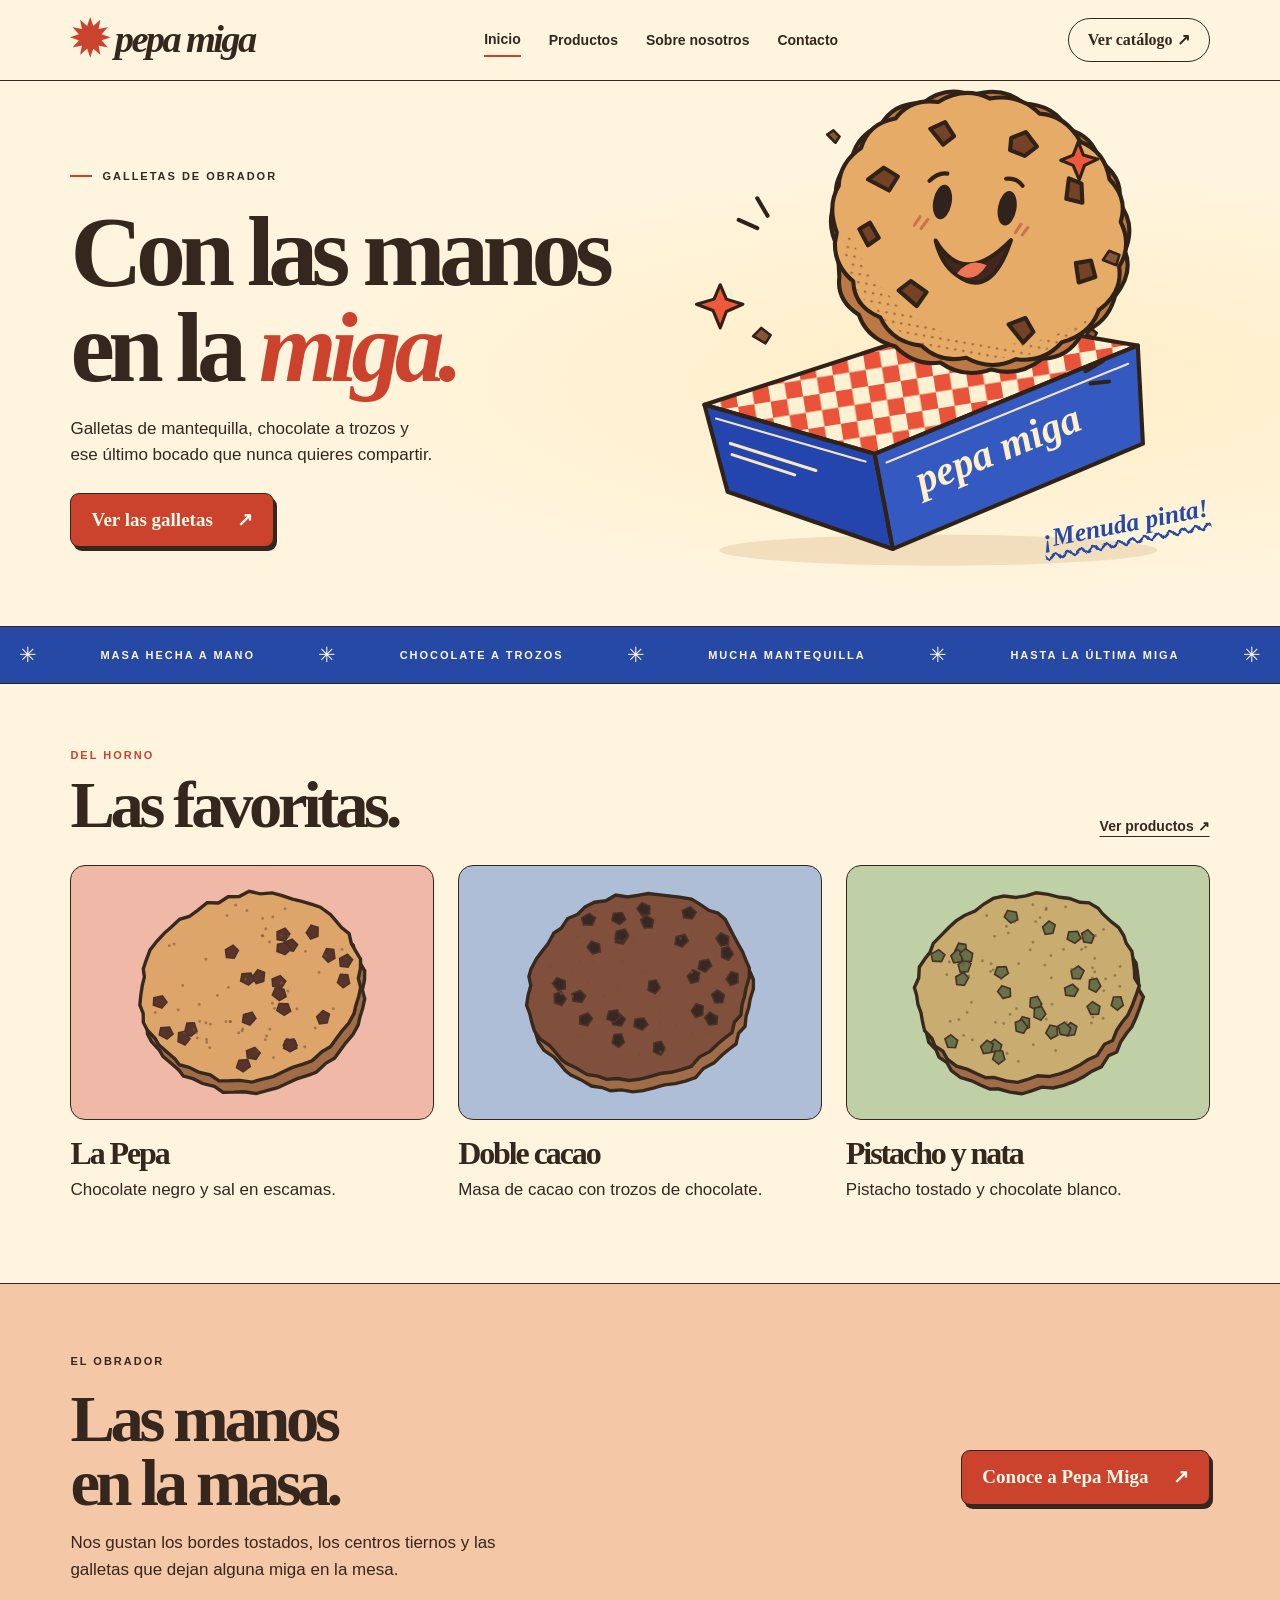
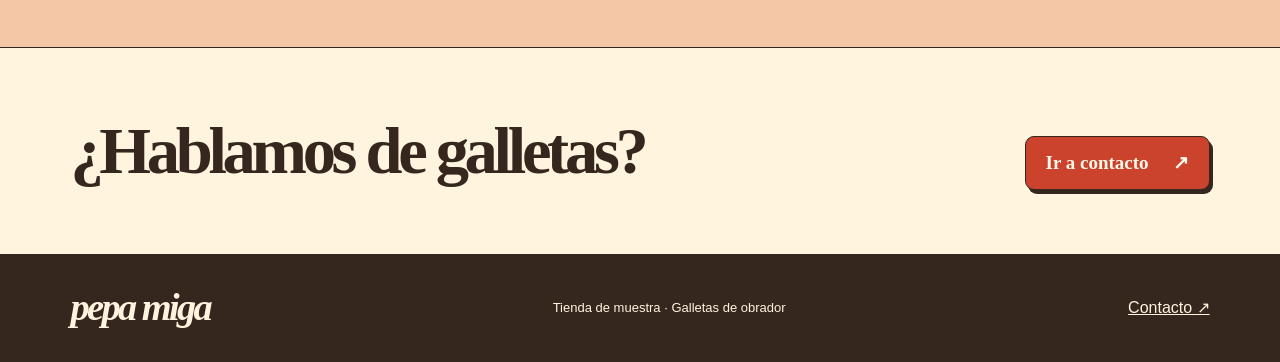
<file: index.html>
<!doctype html><html lang="es"><head><meta charset="utf-8"><meta name="viewport" content="width=device-width,initial-scale=1"><title>Inicio · Pepa Miga</title><link rel="stylesheet" href="style.css"></head><body><header><div class="wrap head"><a class="logo" href="index.html"><span class="mark">✹</span> pepa miga</a><nav aria-label="Principal"><a href="index.html" aria-current="page">Inicio</a><a href="productos.html" >Productos</a><a href="sobre-nosotros.html" >Sobre nosotros</a><a href="contacto.html" >Contacto</a></nav><a class="topbtn" href="productos.html">Ver catálogo ↗</a></div></header><main><section class="hero"><div class="wrap heroGrid"><div class="intro"><small><i></i> GALLETAS DE OBRADOR</small><h1>Con las manos<br>en la <em>miga.</em></h1><p>Galletas de mantequilla, chocolate a trozos y<br class="desk"> ese último bocado que nunca quieres compartir.</p><a class="btn" href="productos.html">Ver las galletas <span>↗</span></a></div><div class="scene"><svg role="img" aria-label="Galleta sonriente sobre una caja azul del obrador" xmlns="http://www.w3.org/2000/svg" viewBox="0 0 620 530"><defs><pattern id="dots" width="8" height="8" patternUnits="userSpaceOnUse"><circle cx="2" cy="2" r="1.2" fill="#aa6338"/></pattern><pattern id="checks" width="32" height="32" patternUnits="userSpaceOnUse"><rect width="32" height="32" fill="#fff2d3"/><path d="M0 0h16v16H0zm16 16h16v16H16z" fill="#e85339"/></pattern></defs><g stroke="#312218" stroke-linejoin="round" stroke-linecap="round">
<ellipse cx="323" cy="456" rx="213" ry="15" fill="#c69d61" opacity=".23" stroke="none"/>
<g transform="rotate(-9 310 300)" stroke-width="4"><path d="m96 281 271-43 154 52-269 64z" fill="url(#checks)"/><path d="m96 281 156 73 3 94-150-80z" fill="#2345ad"/><path d="m252 354 269-64-10 95-256 63z" fill="#345ac2"/><path d="m105 296 137 64m20 4 247-58" fill="none" stroke="#f4e4b8" stroke-width="2"/>
<text x="291" y="400" transform="rotate(-13 291 400)" fill="#fff0cb" stroke="none" font-family="Georgia,serif" font-weight="bold" font-style="italic" font-size="40">pepa miga</text>
<path d="m115 322 78 39m-78-28 57 29" stroke="#f9e8bd" stroke-width="3"/></g>
<g class="cookie" transform="rotate(10 320 220)" stroke-width="4"><path d="M184 235q-16-20-9-46-7-18 8-39 0-24 22-38 8-24 36-28 20-22 46-16 28-15 51-1 30-4 46 17 26 2 36 25 27 12 26 37 20 17 14 45 12 20-2 45-2 27-25 40-8 27-34 32-19 22-47 19-25 14-50 2-23 8-46-8-28-2-40-24-24-10-25-33z" fill="#bc7946"/><path d="M181 222q-14-24-6-45-3-22 15-40 3-25 28-34 11-22 38-23 22-20 49-12 27-10 50 6 25-3 44 20 25 5 34 31 21 15 18 39 15 20 6 43 8 24-12 45-4 25-30 37-14 23-41 24-22 16-48 7-24 10-45-4-29 2-44-20-27-6-32-30-21-12-24-34z" fill="#e5ab67"/>
<path d="M189 216q0 53 54 83t117 15q63-12 84-66-37 50-93 53-98 12-162-85" fill="url(#dots)" stroke="none"/>
<g fill="#754226"><path d="m202 166 13-14 15 6-6 15zM253 107l13-9 11 12-9 10zM332 102l13-8 13 12-10 11-15-3zM394 131l13 3 4 18-16-1zM415 211l14-5 7 15-15 8zM361 281l15-9 10 12-8 12zM250 267l10-11 17 8-7 15zM202 215l9-8 11 13-9 9z"/></g>
<g fill="#30221c" stroke="none"><ellipse cx="277" cy="175" rx="9" ry="17"/><ellipse cx="340" cy="170" rx="9" ry="17"/></g><path d="M277 213q35 41 72-13-9 62-47 42-16-8-25-29z" fill="#41271e"/><path d="M303 241q9-18 27-13-9 21-27 13z" fill="#ec7656" stroke="none"/><path d="M261 157q7-10 16-10m57-5q10-3 17 4" fill="none"/><g stroke="#cc7350" stroke-width="3"><path d="m254 202 4-9m3 11 5-10m86-2 4-9m3 10 4-8"/></g></g>
<g fill="none" stroke-width="4"><path d="m147 143-18-8m28-4-10-17m319 168 17-10m-12 22 18-2"/></g>
<g fill="#ef593b" stroke-width="3"><path d="m111 198 6 14 16 5-16 7-6 16-7-17-16-6 17-5zM459 59l5 13 14 4-13 6-5 14-6-14-12-5 12-5z"/></g><g fill="#885537" stroke-width="2.5"><path d="m143 248 8-8 9 7-5 8zM483 174l6-9 10 4-3 10zM215 52l6-4 6 6-4 6zM467 246l5-5 5 4-3 5z"/></g></g></svg>
<span class="note">¡Menuda pinta!</span></div></div></section><div class="ribbon" aria-hidden="true">✳ <b>MASA HECHA A MANO</b> ✳ <b>CHOCOLATE A TROZOS</b> ✳ <b>MUCHA MANTEQUILLA</b> ✳ <b>HASTA LA ÚLTIMA MIGA</b> ✳</div><section class="wrap shelf"><div class="sectionTop"><div><small>DEL HORNO</small><h2>Las favoritas.</h2></div><a href="productos.html">Ver productos ↗</a></div><div class="grid"><article><div class="art" style="background:#efb8a7"><img src="assets/sabor-0.svg" alt="Galleta La Pepa ilustrada"></div><h3>La Pepa</h3><p>Chocolate negro y sal en escamas.</p></article><article><div class="art" style="background:#afbed7"><img src="assets/sabor-1.svg" alt="Galleta Doble cacao ilustrada"></div><h3>Doble cacao</h3><p>Masa de cacao con trozos de chocolate.</p></article><article><div class="art" style="background:#bfd0a7"><img src="assets/sabor-2.svg" alt="Galleta Pistacho y nata ilustrada"></div><h3>Pistacho y nata</h3><p>Pistacho tostado y chocolate blanco.</p></article></div></section><section class="story"><div class="wrap"><div><small>EL OBRADOR</small><h2>Las manos<br>en la masa.</h2><p>Nos gustan los bordes tostados, los centros tiernos y las galletas que dejan alguna miga en la mesa.</p></div><a class="btn" href="sobre-nosotros.html">Conoce a Pepa Miga <span>↗</span></a></div></section><section class="wrap end"><h2>¿Hablamos de galletas?</h2><a class="btn" href="contacto.html">Ir a contacto <span>↗</span></a></section></main><footer><div class="wrap"><a class="logo" href="index.html">pepa miga</a><span>Tienda de muestra · Galletas de obrador</span><a href="contacto.html">Contacto ↗</a></div></footer><script src="main.js"></script></body></html>
</file>
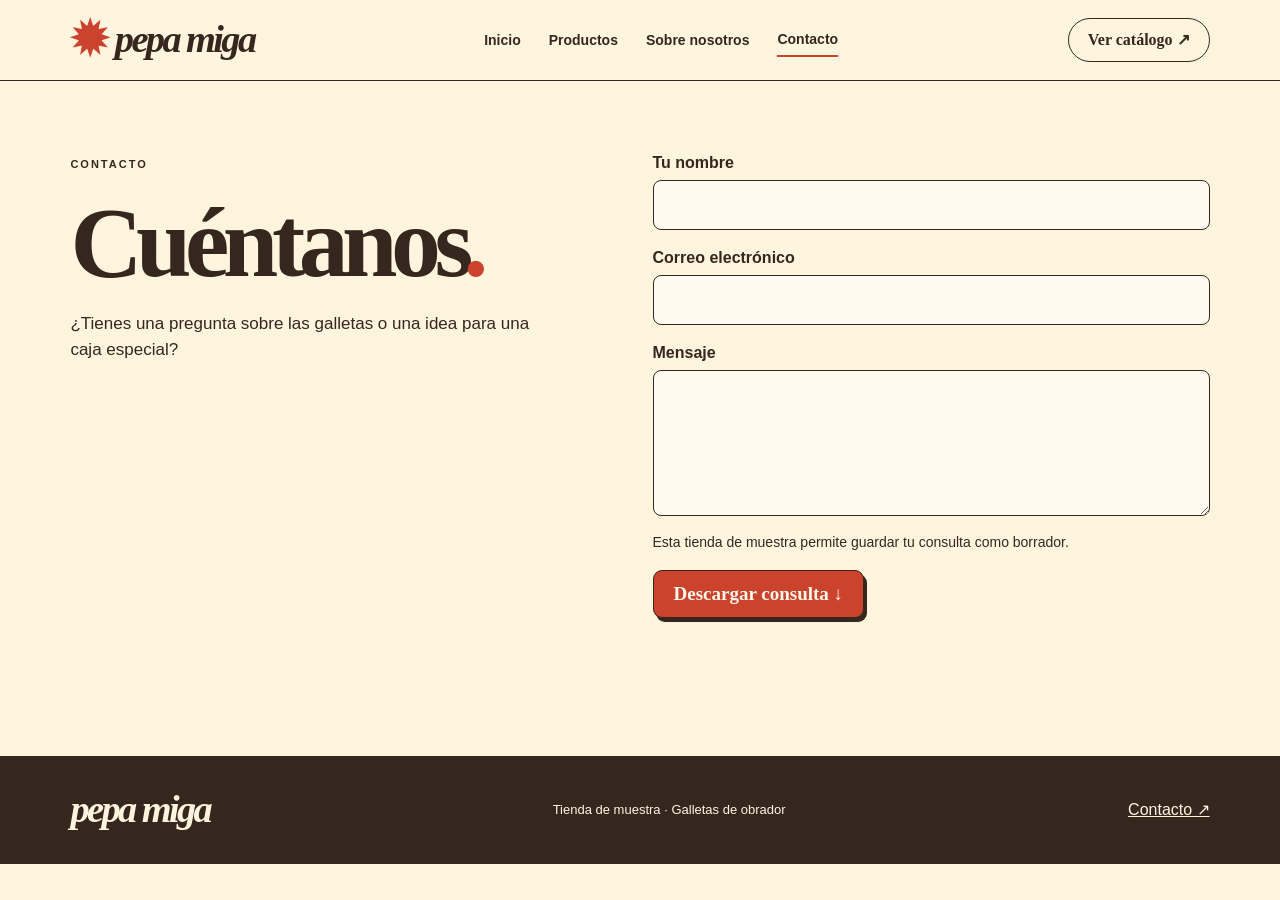
<file: contacto.html>
<!doctype html><html lang="es"><head><meta charset="utf-8"><meta name="viewport" content="width=device-width,initial-scale=1"><title>Contacto · Pepa Miga</title><link rel="stylesheet" href="style.css"></head><body><header><div class="wrap head"><a class="logo" href="index.html"><span class="mark">✹</span> pepa miga</a><nav aria-label="Principal"><a href="index.html" >Inicio</a><a href="productos.html" >Productos</a><a href="sobre-nosotros.html" >Sobre nosotros</a><a href="contacto.html" aria-current="page">Contacto</a></nav><a class="topbtn" href="productos.html">Ver catálogo ↗</a></div></header><main><section class="wrap contact"><div><small>CONTACTO</small><h1>Cuéntanos<em>.</em></h1><p>¿Tienes una pregunta sobre las galletas o una idea para una caja especial?</p></div><form><label>Tu nombre<input required name="nombre" autocomplete="name"></label><label>Correo electrónico<input required type="email" name="correo" autocomplete="email"></label><label>Mensaje<textarea required name="mensaje" rows="5"></textarea></label><p class="hint">Esta tienda de muestra permite guardar tu consulta como borrador.</p><button class="btn">Descargar consulta ↓</button><output aria-live="polite"></output></form></section></main><footer><div class="wrap"><a class="logo" href="index.html">pepa miga</a><span>Tienda de muestra · Galletas de obrador</span><a href="contacto.html">Contacto ↗</a></div></footer><script src="main.js"></script></body></html>
</file>
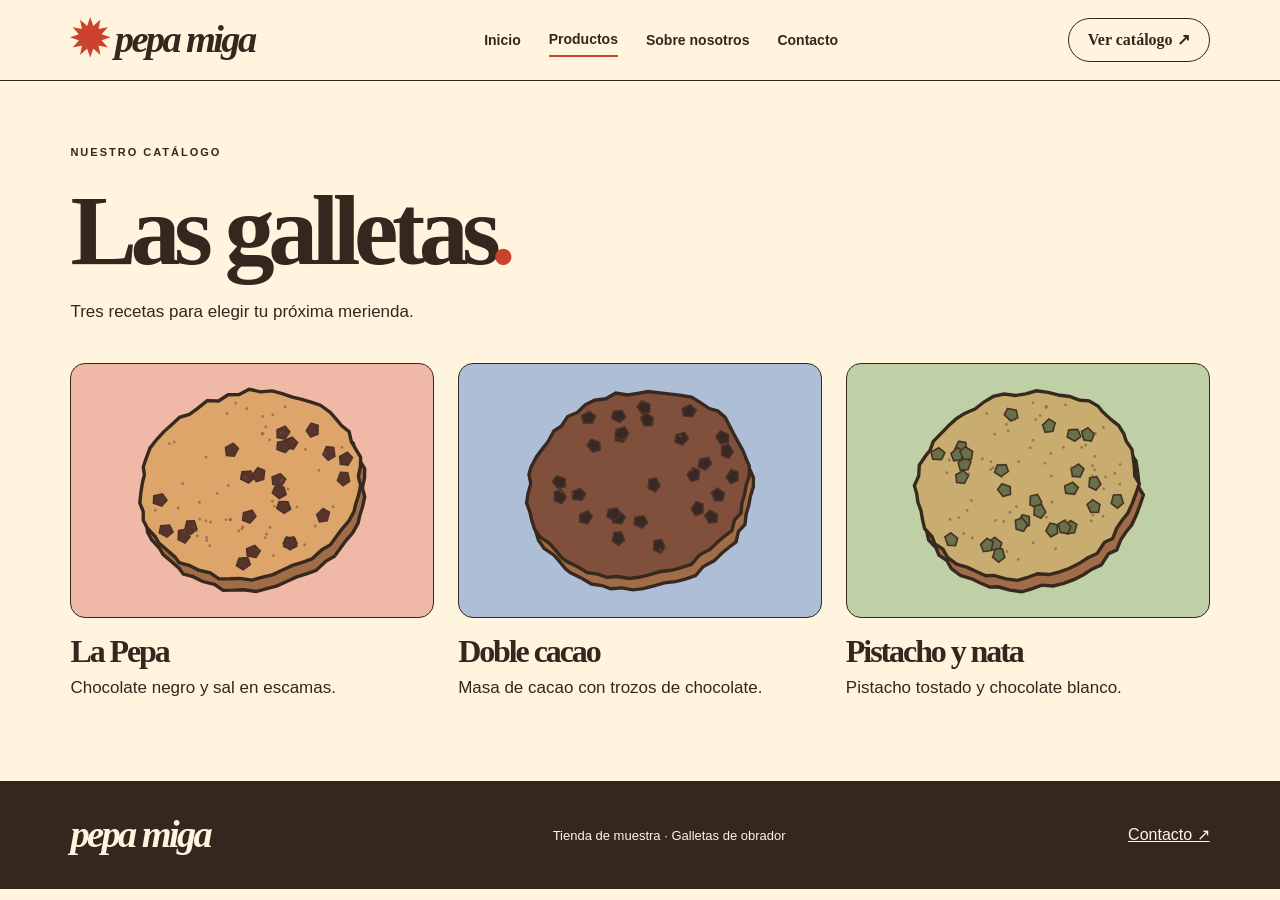
<file: productos.html>
<!doctype html><html lang="es"><head><meta charset="utf-8"><meta name="viewport" content="width=device-width,initial-scale=1"><title>Productos · Pepa Miga</title><link rel="stylesheet" href="style.css"></head><body><header><div class="wrap head"><a class="logo" href="index.html"><span class="mark">✹</span> pepa miga</a><nav aria-label="Principal"><a href="index.html" >Inicio</a><a href="productos.html" aria-current="page">Productos</a><a href="sobre-nosotros.html" >Sobre nosotros</a><a href="contacto.html" >Contacto</a></nav><a class="topbtn" href="productos.html">Ver catálogo ↗</a></div></header><main><section class="wrap inner"><small>NUESTRO CATÁLOGO</small><h1>Las galletas<em>.</em></h1><p>Tres recetas para elegir tu próxima merienda.</p><div class="grid"><article><div class="art" style="background:#efb8a7"><img src="assets/sabor-0.svg" alt="Galleta La Pepa ilustrada"></div><h3>La Pepa</h3><p>Chocolate negro y sal en escamas.</p></article><article><div class="art" style="background:#afbed7"><img src="assets/sabor-1.svg" alt="Galleta Doble cacao ilustrada"></div><h3>Doble cacao</h3><p>Masa de cacao con trozos de chocolate.</p></article><article><div class="art" style="background:#bfd0a7"><img src="assets/sabor-2.svg" alt="Galleta Pistacho y nata ilustrada"></div><h3>Pistacho y nata</h3><p>Pistacho tostado y chocolate blanco.</p></article></div></section></main><footer><div class="wrap"><a class="logo" href="index.html">pepa miga</a><span>Tienda de muestra · Galletas de obrador</span><a href="contacto.html">Contacto ↗</a></div></footer><script src="main.js"></script></body></html>
</file>
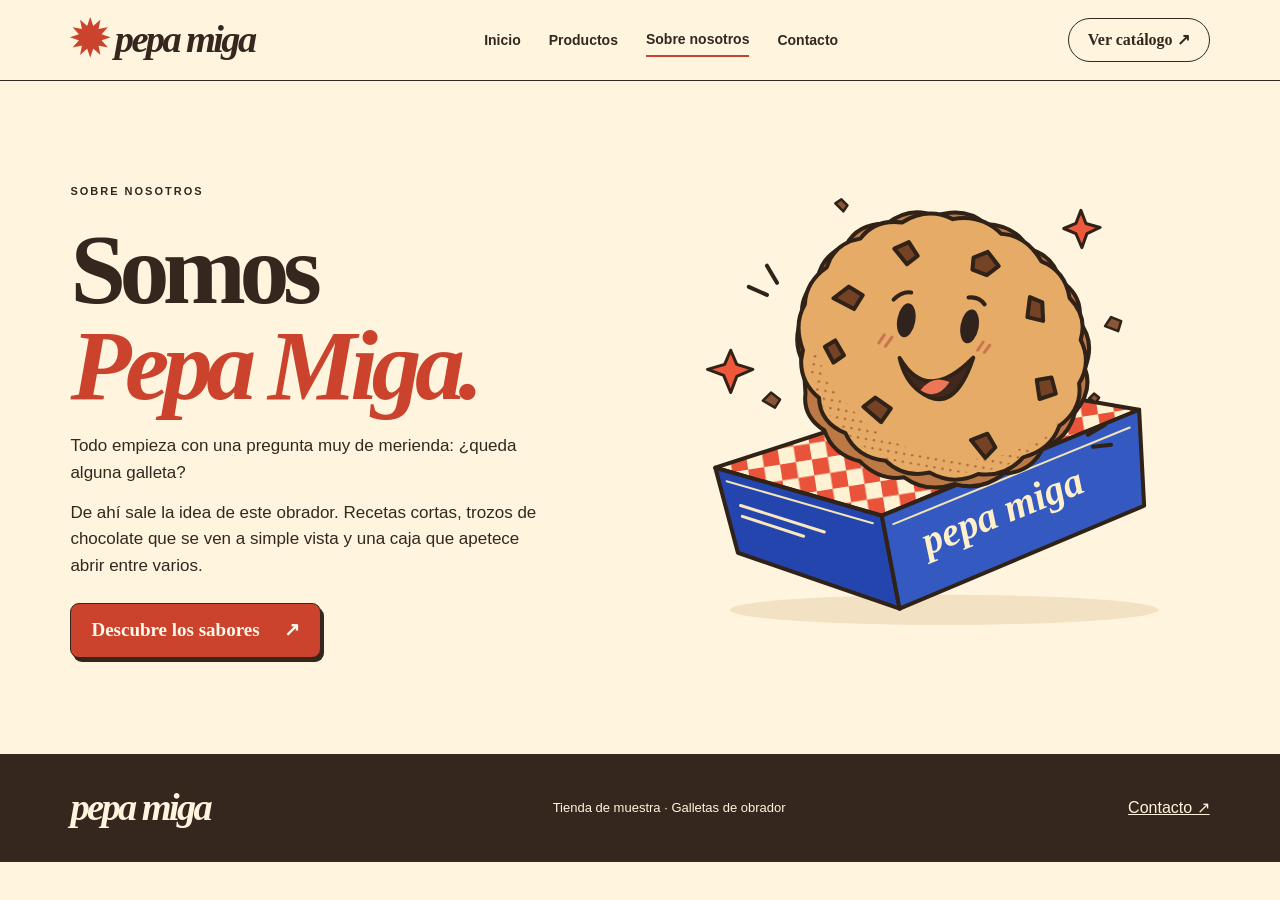
<file: sobre-nosotros.html>
<!doctype html><html lang="es"><head><meta charset="utf-8"><meta name="viewport" content="width=device-width,initial-scale=1"><title>Sobre nosotros · Pepa Miga</title><link rel="stylesheet" href="style.css"></head><body><header><div class="wrap head"><a class="logo" href="index.html"><span class="mark">✹</span> pepa miga</a><nav aria-label="Principal"><a href="index.html" >Inicio</a><a href="productos.html" >Productos</a><a href="sobre-nosotros.html" aria-current="page">Sobre nosotros</a><a href="contacto.html" >Contacto</a></nav><a class="topbtn" href="productos.html">Ver catálogo ↗</a></div></header><main><section class="wrap about"><div><small>SOBRE NOSOTROS</small><h1>Somos<br><em>Pepa Miga.</em></h1><p>Todo empieza con una pregunta muy de merienda: ¿queda alguna galleta?</p><p>De ahí sale la idea de este obrador. Recetas cortas, trozos de chocolate que se ven a simple vista y una caja que apetece abrir entre varios.</p><a class="btn" href="productos.html">Descubre los sabores <span>↗</span></a></div><div class="scene"><svg role="img" aria-label="Galleta sonriente sobre una caja azul del obrador" xmlns="http://www.w3.org/2000/svg" viewBox="0 0 620 530"><defs><pattern id="dots" width="8" height="8" patternUnits="userSpaceOnUse"><circle cx="2" cy="2" r="1.2" fill="#aa6338"/></pattern><pattern id="checks" width="32" height="32" patternUnits="userSpaceOnUse"><rect width="32" height="32" fill="#fff2d3"/><path d="M0 0h16v16H0zm16 16h16v16H16z" fill="#e85339"/></pattern></defs><g stroke="#312218" stroke-linejoin="round" stroke-linecap="round">
<ellipse cx="323" cy="456" rx="213" ry="15" fill="#c69d61" opacity=".23" stroke="none"/>
<g transform="rotate(-9 310 300)" stroke-width="4"><path d="m96 281 271-43 154 52-269 64z" fill="url(#checks)"/><path d="m96 281 156 73 3 94-150-80z" fill="#2345ad"/><path d="m252 354 269-64-10 95-256 63z" fill="#345ac2"/><path d="m105 296 137 64m20 4 247-58" fill="none" stroke="#f4e4b8" stroke-width="2"/>
<text x="291" y="400" transform="rotate(-13 291 400)" fill="#fff0cb" stroke="none" font-family="Georgia,serif" font-weight="bold" font-style="italic" font-size="40">pepa miga</text>
<path d="m115 322 78 39m-78-28 57 29" stroke="#f9e8bd" stroke-width="3"/></g>
<g class="cookie" transform="rotate(10 320 220)" stroke-width="4"><path d="M184 235q-16-20-9-46-7-18 8-39 0-24 22-38 8-24 36-28 20-22 46-16 28-15 51-1 30-4 46 17 26 2 36 25 27 12 26 37 20 17 14 45 12 20-2 45-2 27-25 40-8 27-34 32-19 22-47 19-25 14-50 2-23 8-46-8-28-2-40-24-24-10-25-33z" fill="#bc7946"/><path d="M181 222q-14-24-6-45-3-22 15-40 3-25 28-34 11-22 38-23 22-20 49-12 27-10 50 6 25-3 44 20 25 5 34 31 21 15 18 39 15 20 6 43 8 24-12 45-4 25-30 37-14 23-41 24-22 16-48 7-24 10-45-4-29 2-44-20-27-6-32-30-21-12-24-34z" fill="#e5ab67"/>
<path d="M189 216q0 53 54 83t117 15q63-12 84-66-37 50-93 53-98 12-162-85" fill="url(#dots)" stroke="none"/>
<g fill="#754226"><path d="m202 166 13-14 15 6-6 15zM253 107l13-9 11 12-9 10zM332 102l13-8 13 12-10 11-15-3zM394 131l13 3 4 18-16-1zM415 211l14-5 7 15-15 8zM361 281l15-9 10 12-8 12zM250 267l10-11 17 8-7 15zM202 215l9-8 11 13-9 9z"/></g>
<g fill="#30221c" stroke="none"><ellipse cx="277" cy="175" rx="9" ry="17"/><ellipse cx="340" cy="170" rx="9" ry="17"/></g><path d="M277 213q35 41 72-13-9 62-47 42-16-8-25-29z" fill="#41271e"/><path d="M303 241q9-18 27-13-9 21-27 13z" fill="#ec7656" stroke="none"/><path d="M261 157q7-10 16-10m57-5q10-3 17 4" fill="none"/><g stroke="#cc7350" stroke-width="3"><path d="m254 202 4-9m3 11 5-10m86-2 4-9m3 10 4-8"/></g></g>
<g fill="none" stroke-width="4"><path d="m147 143-18-8m28-4-10-17m319 168 17-10m-12 22 18-2"/></g>
<g fill="#ef593b" stroke-width="3"><path d="m111 198 6 14 16 5-16 7-6 16-7-17-16-6 17-5zM459 59l5 13 14 4-13 6-5 14-6-14-12-5 12-5z"/></g><g fill="#885537" stroke-width="2.5"><path d="m143 248 8-8 9 7-5 8zM483 174l6-9 10 4-3 10zM215 52l6-4 6 6-4 6zM467 246l5-5 5 4-3 5z"/></g></g></svg>
</div></section></main><footer><div class="wrap"><a class="logo" href="index.html">pepa miga</a><span>Tienda de muestra · Galletas de obrador</span><a href="contacto.html">Contacto ↗</a></div></footer><script src="main.js"></script></body></html>
</file>
<file: style.css>
:root{--paper:#fff5df;--ink:#35261e;--red:#cb422d;--blue:#2549a5}*{box-sizing:border-box}body{margin:0;background:var(--paper);color:var(--ink);font:16px/1.5 Arial,sans-serif}a{color:inherit}a:focus-visible,button:focus-visible,input:focus-visible,textarea:focus-visible{outline:3px solid var(--blue);outline-offset:4px}.wrap{width:min(1240px,89%);margin:auto}header{border-bottom:1.5px solid var(--ink)}.head,nav,.sectionTop,footer .wrap,.end{display:flex;align-items:center;justify-content:space-between}.head{min-height:80px;gap:24px}.logo,h1,h2,h3,.topbtn,.btn{font-family:Georgia,'Times New Roman',serif;font-weight:900}.logo{display:flex;align-items:center;gap:8px;font-size:clamp(26px,3vw,42px);font-style:italic;letter-spacing:-2.6px;text-decoration:none}.mark{font-family:Georgia;font-style:normal;color:var(--red);font-size:1.2em}.topbtn{border:1.5px solid;border-radius:30px;padding:9px 19px;text-decoration:none;font-size:16px}nav{gap:28px}nav a{text-decoration:none;font-weight:600;font-size:14px;padding:5px 0}nav a[aria-current],nav a:hover{border-bottom:2px solid var(--red)}.heroGrid,.about,.contact{display:grid;grid-template-columns:1fr 1fr;align-items:center}.heroGrid{min-height:clamp(470px,39vw,620px)}.hero{overflow:hidden;background:radial-gradient(ellipse at 78% 55%,#ffe6ae80,transparent 53%)}small{font:700 11px/1.4 Arial,sans-serif;letter-spacing:2px;display:inline-flex;align-items:center;gap:10px}small i{width:22px;height:2px;background:var(--red)}h1,h2,h3,p{margin:0}h1,h2,h3{letter-spacing:-.065em;line-height:.96}h1{font-size:clamp(66px,7.8vw,118px);margin:20px 0}h1 em{color:var(--red)}h2{font-size:clamp(46px,5.2vw,80px)}h3{font-size:32px;margin:18px 0 8px}p{font-size:17px;line-height:1.55}.intro{padding:40px 0;animation:enter .7s ease-out both}.btn{display:inline-flex;align-items:center;gap:24px;margin-top:24px;border:1.7px solid var(--ink);background:var(--red);color:#fff9e9;text-decoration:none;border-radius:9px;padding:12px 20px;box-shadow:3px 4px var(--ink);font-size:19px;cursor:pointer}.btn:hover{transform:translate(-1px,-2px)}.scene{position:relative;transform:rotate(var(--tilt,0deg));transition:transform .3s ease}.scene svg{width:112%;margin-left:-6%;display:block}.hero .cookie{animation:bob 3.8s ease-in-out infinite alternate;transform-origin:50% 40%}.note{position:absolute;right:0;bottom:16%;font:italic 700 clamp(18px,2vw,30px) Georgia;transform:rotate(-11deg);color:var(--blue);text-decoration:underline;text-decoration-style:wavy;text-underline-offset:6px}.ribbon{display:flex;gap:25px;justify-content:space-around;align-items:center;white-space:nowrap;overflow:hidden;background:var(--blue);color:var(--paper);padding:12px 0;border-block:1.5px solid var(--ink);font-size:21px}.ribbon b{font-size:11px;letter-spacing:2px}.shelf,.inner{padding-block:58px 80px}.sectionTop{align-items:end;margin-bottom:28px}.sectionTop small{color:var(--red);margin-bottom:10px}.sectionTop a{font-weight:bold;font-size:14px;text-underline-offset:5px}.grid{display:grid;grid-template-columns:repeat(3,1fr);gap:24px}.art{border:1.6px solid var(--ink);border-radius:15px;overflow:hidden}.art img{width:100%;display:block;transition:transform .35s}.art:hover img{transform:rotate(4deg) scale(1.04)}.story{background:#f4c8a7;border-block:1.5px solid}.story .wrap,.end{padding-block:64px}.story .wrap{display:flex;align-items:center;justify-content:space-between}.story h2{margin:15px 0}.story p,.about p,.contact p{max-width:480px}.end h2{max-width:65%}footer{background:var(--ink);color:var(--paper);padding:25px 0}footer span{font-size:13px}.inner .grid{margin-top:38px}.about,.contact{padding-block:70px;gap:25px}.about p+p{margin-top:14px}.contact{align-items:start;min-height:75vh}form{display:grid;gap:16px}label{display:grid;gap:5px;font-weight:bold}input,textarea{background:#fffaf0;border:1.5px solid var(--ink);border-radius:8px;padding:12px;font:inherit;width:100%}.hint{font-size:14px}form .btn{justify-self:start;margin:0}@keyframes bob{from{transform:translateY(-6px) rotate(7deg)}to{transform:translateY(4px) rotate(12deg)}}@keyframes enter{from{opacity:0;transform:translateY(14px)}to{opacity:1;transform:none}}@media(max-width:780px){.head{flex-wrap:wrap;gap:4px;padding:10px 0}.topbtn{font-size:14px}.head nav{order:3;width:100%;justify-content:space-between;gap:5px}.heroGrid,.about,.contact{grid-template-columns:1fr}.intro{padding:42px 0 0}.scene{width:90%;max-width:480px;margin:-14px auto 0}.note{right:-2%}.hero h1{font-size:clamp(64px,13vw,95px)}.ribbon{justify-content:flex-start}.grid{grid-template-columns:1fr}.sectionTop{gap:12px}.story .wrap,.end,footer .wrap{align-items:start;flex-direction:column;gap:14px}.end h2{max-width:100%}.desk{display:none}.shelf,.inner,.about,.contact{padding-block:38px}.shelf .art img,.inner .art img{max-height:260px}.intro p{max-width:440px}.contact form{margin-top:14px}}@media(prefers-reduced-motion:reduce){*,*:before,*:after{animation:none!important;transition:none!important}}
</file>
